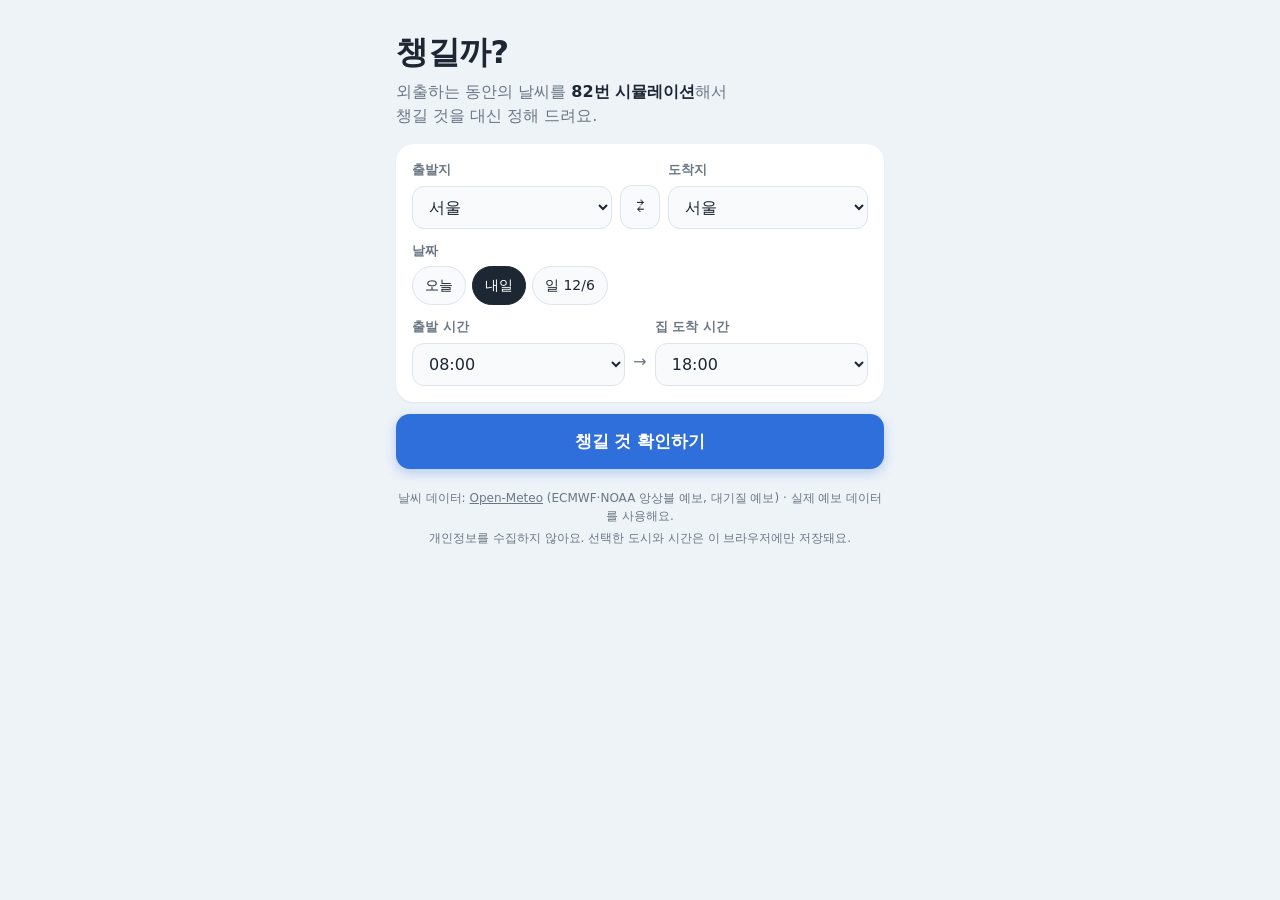
<file: index.html>
<!DOCTYPE html>
<html lang="ko">
<head>
  <meta charset="UTF-8" />
  <meta name="viewport" content="width=device-width, initial-scale=1" />
  <title>챙길까? · 외출 날씨 준비물</title>
  <meta name="description" content="강수확률 60%, 그래서 우산 챙겨요 말아요? 82번 시뮬레이션으로 대신 판단해 드려요." />
  <link rel="icon" href="data:image/svg+xml,<svg xmlns='http://www.w3.org/2000/svg' viewBox='0 0 100 100'><text y='.9em' font-size='90'>🎒</text></svg>" />
  <link rel="stylesheet" href="style.css" />
</head>
<body>
  <main class="wrap">

    <!-- ───────── 화면 1: 입력 ───────── -->
    <section id="screenInput" class="screen">
      <header class="top">
        <h1>챙길까?</h1>
        <p class="tagline">외출하는 동안의 날씨를 <b>82번 시뮬레이션</b>해서<br />챙길 것을 대신 정해 드려요.</p>
      </header>

      <section class="panel inputs" aria-label="외출 정보 입력">
        <div class="row">
          <label class="field">
            <span>출발지</span>
            <select id="from"></select>
          </label>
          <button id="swap" class="swap" type="button" aria-label="출발지와 도착지 바꾸기">⇄</button>
          <label class="field">
            <span>도착지</span>
            <select id="to"></select>
          </label>
        </div>

        <div class="field">
          <span>날짜</span>
          <div class="tabs" id="dateTabs" role="tablist"></div>
        </div>

        <div class="row">
          <label class="field">
            <span>출발 시간</span>
            <select id="start"></select>
          </label>
          <span class="arrow">→</span>
          <label class="field">
            <span>집 도착 시간</span>
            <select id="end"></select>
          </label>
        </div>
      </section>

      <button id="go" class="go" type="button">챙길 것 확인하기</button>
      <p id="status" class="status" aria-live="polite"></p>

      <footer class="foot">
        <p>날씨 데이터: <a href="https://open-meteo.com/" target="_blank" rel="noopener">Open-Meteo</a> (ECMWF·NOAA 앙상블 예보, 대기질 예보) · 실제 예보 데이터를 사용해요.</p>
        <p>개인정보를 수집하지 않아요. 선택한 도시와 시간은 이 브라우저에만 저장돼요.</p>
      </footer>
    </section>

    <!-- ───────── 화면 2: 결과 (좌우로 넘기는 3페이지) ───────── -->
    <section id="screenResult" class="screen" hidden>
      <div class="bar">
        <button id="back" class="back" type="button">← 다시 입력</button>
        <span id="summary" class="summary"></span>
      </div>

      <div class="pager" id="pager">
        <!-- 1페이지: 결론 + 챙길 것 -->
        <article class="page">
          <div class="panel headline">
            <p class="label" id="headLabel">오늘의 결론</p>
            <p id="headline" class="big"></p>
          </div>
          <div class="panel">
            <h2>챙길 것</h2>
            <ul id="items" class="items"></ul>
            <div id="tip" class="tip" hidden></div>
          </div>
        </article>

        <!-- 2페이지: 이동 구간 + 외출 전체 확률 -->
        <article class="page">
          <div class="panel">
            <h2>이동 구간별 날씨</h2>
            <ol id="route" class="route"></ol>
          </div>
          <div id="compare" class="panel compare"></div>
        </article>

        <!-- 3페이지: 82개 시뮬레이션 -->
        <article class="page">
          <div class="panel">
            <div class="dots-head">
              <h2>82번의 시뮬레이션</h2>
              <div class="tabs small" id="dotTabs" role="tablist">
                <button type="button" data-k="temp" class="on">기온</button>
                <button type="button" data-k="snow">눈</button>
                <button type="button" data-k="rain">비</button>
              </div>
            </div>
            <div id="dots"></div>
            <p id="dotsCaption" class="sub"></p>
          </div>
        </article>

        <!-- 4페이지: 판단 방법 -->
        <article class="page">
          <div class="panel how">
            <h2>어떻게 판단하나요?</h2>
            <p>일반 날씨 예보는 하나의 예상만 보여줘요. 하지만 날씨 기관들은 조건을 조금씩 바꿔 가며 예보를 수십 번 계산해요. 이것을 <b>앙상블 예보</b>라고 해요.</p>
            <p>챙길까?는 유럽(ECMWF) 51개와 미국(GFS) 31개, 모두 <b>82개의 예보 시나리오</b>를 가져와서, 내가 밖에 있는 시간 동안 각 시나리오에서 무슨 일이 일어나는지 직접 세어 봐요.</p>
            <ul>
              <li><b>확실</b>: 82개 중 85% 이상이 같은 결과</li>
              <li><b>아마도</b>: 65~84%가 같은 결과</li>
              <li><b>애매함</b>: 의견이 갈림 → 대비하고, 출발 전에 다시 확인하세요</li>
            </ul>
            <p><b>이동 경로</b>: 출발 시간과 집 도착 시간은 출발지 날씨로, 그 사이는 도착지 날씨로 봐요. 같은 시나리오끼리 이어 붙이기 때문에 "출발지에서 맑다가 도착지에서 비가 오는" 흐름도 그대로 계산돼요.</p>
            <p>그래서 "시간대별 강수확률"이 아니라 <b>"외출하는 동안 한 번이라도 비·눈을 만날 확률"</b>을 알려드릴 수 있어요.</p>
            <p class="sub">옷 기준(체감온도): 4°C 이하 패딩 · 5~8 코트 · 9~11 트렌치코트 · 12~16 자켓 · 17~19 맨투맨 · 20~22 얇은 가디건 · 23~27 얇은 셔츠 · 28 이상 반팔</p>
          </div>
          <p class="foot">날씨 데이터: <a href="https://open-meteo.com/" target="_blank" rel="noopener">Open-Meteo</a> · <span id="updated"></span></p>
        </article>
      </div>

      <nav class="pagenav" aria-label="페이지 이동">
        <button id="prev" type="button">‹ 이전</button>
        <div id="pdots" class="pdots"></div>
        <button id="next" type="button">다음 ›</button>
      </nav>
    </section>
  </main>

  <script src="cities.js"></script>
  <script src="app.js"></script>
</body>
</html>
</file>
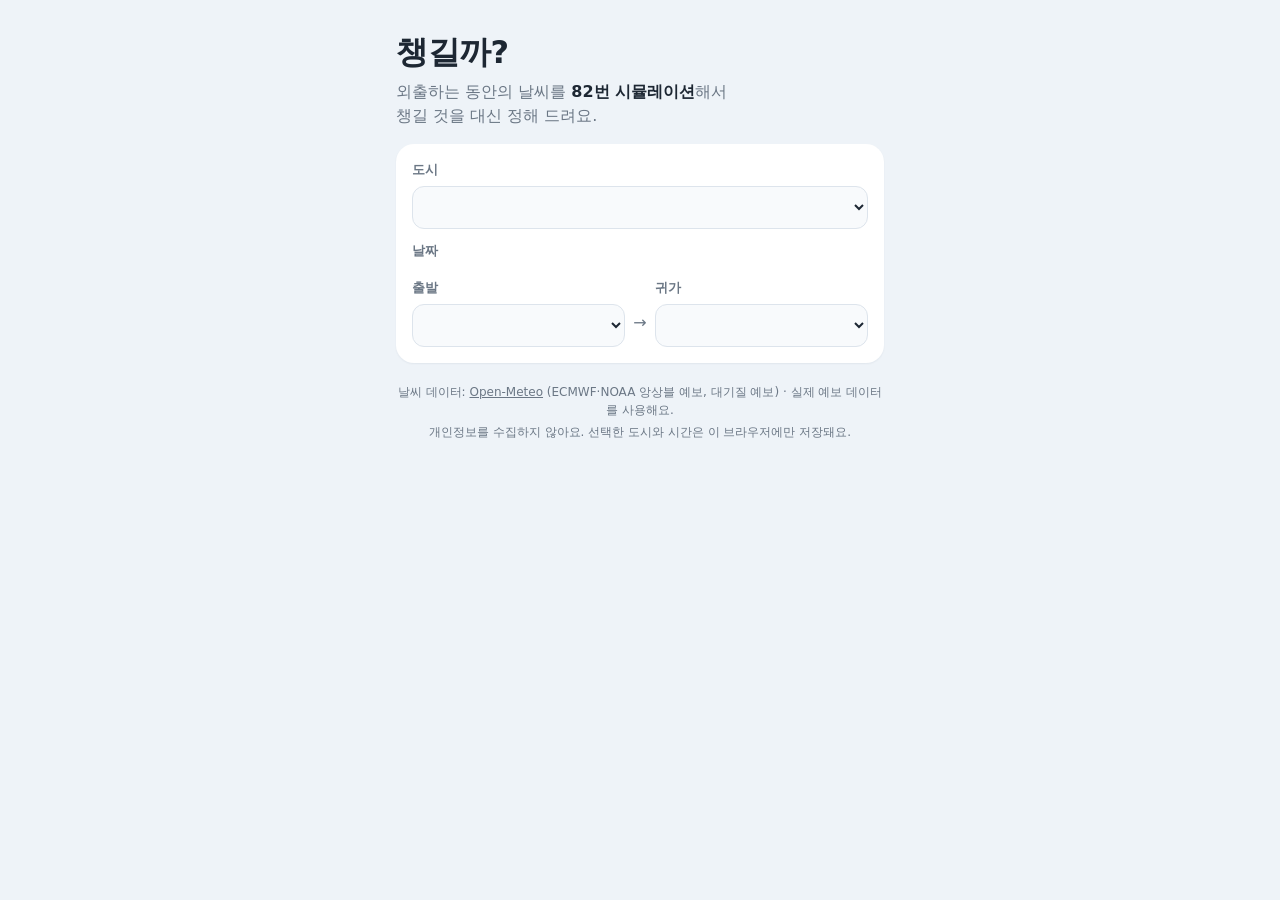
<file: index (1).html>
<!DOCTYPE html>
<html lang="ko">
<head>
  <meta charset="UTF-8" />
  <meta name="viewport" content="width=device-width, initial-scale=1" />
  <title>챙길까? · 외출 날씨 준비물</title>
  <meta name="description" content="강수확률 60%, 그래서 우산 챙겨요 말아요? 82번 시뮬레이션으로 대신 판단해 드려요." />
  <link rel="icon" href="data:image/svg+xml,<svg xmlns='http://www.w3.org/2000/svg' viewBox='0 0 100 100'><text y='.9em' font-size='90'>🎒</text></svg>" />
  <link rel="stylesheet" href="style.css" />
</head>
<body>
  <main class="wrap">
    <header class="top">
      <h1>챙길까?</h1>
      <p class="tagline">외출하는 동안의 날씨를 <b>82번 시뮬레이션</b>해서<br />챙길 것을 대신 정해 드려요.</p>
    </header>

    <section class="panel inputs" aria-label="외출 정보 입력">
      <label class="field">
        <span>도시</span>
        <select id="city"></select>
      </label>

      <div class="field">
        <span>날짜</span>
        <div class="tabs" id="dateTabs" role="tablist"></div>
      </div>

      <div class="row">
        <label class="field">
          <span>출발</span>
          <select id="start"></select>
        </label>
        <span class="arrow">→</span>
        <label class="field">
          <span>귀가</span>
          <select id="end"></select>
        </label>
      </div>
    </section>

    <section id="status" class="status" aria-live="polite"></section>

    <section id="result" class="result" hidden>
      <div class="panel headline">
        <p class="label" id="headLabel">오늘의 결론</p>
        <p id="headline" class="big"></p>
        <p id="window" class="sub"></p>
      </div>

      <div class="panel">
        <h2>챙길 것</h2>
        <ul id="items" class="items"></ul>
        <div id="tip" class="tip" hidden></div>
      </div>

      <div id="compare" class="panel compare" hidden></div>

      <div class="panel">
        <div class="dots-head">
          <h2>82번의 시뮬레이션</h2>
          <div class="tabs small" id="dotTabs" role="tablist">
            <button data-k="temp" class="on">기온</button>
            <button data-k="snow">눈</button>
            <button data-k="rain">비</button>
          </div>
        </div>
        <div id="dots"></div>
        <p id="dotsCaption" class="sub"></p>
      </div>

      <details class="panel how">
        <summary>어떻게 판단하나요?</summary>
        <p>일반 날씨 예보는 하나의 예상만 보여줘요. 하지만 날씨 기관들은 조건을 조금씩 바꿔 가며 예보를 수십 번 계산해요. 이것을 <b>앙상블 예보</b>라고 해요.</p>
        <p>챙길까?는 유럽(ECMWF) 51개와 미국(GFS) 31개, 모두 <b>82개의 예보 시나리오</b>를 가져와서, 내가 밖에 있는 시간 동안 각 시나리오에서 무슨 일이 일어나는지 직접 세어 봐요.</p>
        <ul>
          <li><b>확실</b>: 82개 중 85% 이상이 같은 결과</li>
          <li><b>아마도</b>: 65~84%가 같은 결과</li>
          <li><b>애매함</b>: 의견이 갈림 → 대비하고, 출발 전에 다시 확인하세요</li>
        </ul>
        <p>그래서 "시간대별 강수확률"이 아니라 <b>"외출하는 동안 한 번이라도 비·눈을 만날 확률"</b>을 알려드릴 수 있어요.</p>
        <p class="sub">옷 기준(체감온도): 4°C 이하 패딩 · 5~8 코트 · 9~11 트렌치코트 · 12~16 자켓 · 17~19 맨투맨 · 20~22 얇은 가디건 · 23~27 얇은 셔츠 · 28 이상 반팔</p>
      </details>
    </section>

    <footer class="foot">
      <p>날씨 데이터: <a href="https://open-meteo.com/" target="_blank" rel="noopener">Open-Meteo</a> (ECMWF·NOAA 앙상블 예보, 대기질 예보) · 실제 예보 데이터를 사용해요.</p>
      <p>개인정보를 수집하지 않아요. 선택한 도시와 시간은 이 브라우저에만 저장돼요.</p>
      <p id="updated"></p>
    </footer>
  </main>

  <script src="cities.js"></script>
  <script src="app.js"></script>
</body>
</html>
</file>
<file: style.css>
:root {
  --bg: #eef3f8;
  --card: #ffffff;
  --ink: #1d2733;
  --muted: #6b7785;
  --line: #dde4ec;
  --accent: #2f6fdb;
  --sure: #1f9d61;
  --likely: #d18a00;
  --unsure: #d6455d;
  --rain: #3b82f6;
  --snow: #7c8cff;
  --dot-off: #dfe6ee;
  --radius: 18px;
}
 
* { box-sizing: border-box; }
 
body {
  margin: 0;
  background: var(--bg);
  color: var(--ink);
  font-family: "Pretendard", "Apple SD Gothic Neo", "Noto Sans KR", "Malgun Gothic", system-ui, sans-serif;
  line-height: 1.5;
  -webkit-font-smoothing: antialiased;
}
 
.wrap { max-width: 520px; margin: 0 auto; padding: 20px 16px 40px; }
 
.top h1 { margin: 8px 0 4px; font-size: 32px; letter-spacing: -0.5px; }
.tagline { margin: 0 0 16px; color: var(--muted); }
.tagline b { color: var(--ink); }
 
.panel {
  background: var(--card);
  border-radius: var(--radius);
  padding: 16px;
  margin-bottom: 12px;
  box-shadow: 0 1px 2px rgba(20, 40, 70, 0.06);
}
 
h2 { font-size: 17px; margin: 0 0 10px; }
 
/* 입력 */
.field { display: flex; flex-direction: column; gap: 6px; margin-bottom: 12px; flex: 1; }
.field > span { font-size: 13px; color: var(--muted); font-weight: 600; }
select {
  font: inherit; font-size: 16px;
  padding: 10px 12px; border-radius: 12px;
  border: 1px solid var(--line); background: #f8fafc; color: var(--ink);
  width: 100%;
}
.row { display: flex; align-items: flex-end; gap: 8px; }
.row .field { margin-bottom: 0; }
.arrow { padding-bottom: 12px; color: var(--muted); }
 
.tabs { display: flex; gap: 6px; flex-wrap: wrap; }
.tabs button {
  font: inherit; font-size: 14px;
  border: 1px solid var(--line); background: #f8fafc; color: var(--ink);
  padding: 8px 12px; border-radius: 999px; cursor: pointer;
}
.tabs button.on { background: var(--ink); color: #fff; border-color: var(--ink); }
.tabs.small button { padding: 4px 10px; font-size: 13px; }
 
/* 상태 */
.status { text-align: center; color: var(--muted); margin: 8px 0 12px; min-height: 1.5em; }
.status:empty { display: none; }
.status .err { color: var(--unsure); }
.status button { font: inherit; margin-left: 6px; border: 0; background: var(--accent); color: #fff; padding: 4px 10px; border-radius: 8px; cursor: pointer; }
 
/* 결론 */
.headline { background: var(--ink); color: #fff; }
.headline .label { margin: 0; font-size: 13px; opacity: 0.7; }
.headline .big { margin: 4px 0; font-size: 22px; font-weight: 700; line-height: 1.35; }
.headline .sub { color: rgba(255, 255, 255, 0.7); }
.sub { margin: 4px 0 0; font-size: 13px; color: var(--muted); }
 
/* 챙길 것 */
.items { list-style: none; margin: 0; padding: 0; }
.items li {
  display: grid; grid-template-columns: 36px 1fr auto; gap: 10px; align-items: center;
  padding: 10px 0; border-top: 1px solid var(--line);
}
.items li:first-child { border-top: 0; }
.items .ic { font-size: 26px; text-align: center; }
.items .what { font-weight: 700; }
.items .why { font-size: 13px; color: var(--muted); }
.items li.off .what { color: var(--muted); font-weight: 500; }
 
.badge { font-size: 12px; font-weight: 700; padding: 4px 9px; border-radius: 999px; white-space: nowrap; }
.badge.sure { background: #e3f6ec; color: var(--sure); }
.badge.likely { background: #fff3d6; color: var(--likely); }
.badge.unsure { background: #fde6ea; color: var(--unsure); }
.badge.ref { background: #edf1f5; color: var(--muted); }
 
.tip { margin-top: 10px; background: #fff7e6; border-radius: 12px; padding: 10px 12px; font-size: 14px; }
 
/* 비교 */
.compare { display: grid; grid-template-columns: 1fr 1fr; gap: 10px; }
.compare div { background: #f6f8fb; border-radius: 12px; padding: 10px; }
.compare .n { font-size: 26px; font-weight: 800; }
.compare .hl .n { color: var(--accent); }
.compare p { margin: 0; font-size: 12px; color: var(--muted); }
.compare .note { grid-column: 1 / -1; background: none; padding: 0; font-size: 12px; color: var(--muted); }
 
/* 점 그림 */
.dots-head { display: flex; justify-content: space-between; align-items: center; gap: 8px; margin-bottom: 10px; }
.dots-head h2 { margin: 0; }
.grid { display: flex; flex-wrap: wrap; gap: 5px; }
.dot { width: 14px; height: 14px; border-radius: 50%; background: var(--dot-off); }
.dot.rain { background: var(--rain); }
.dot.snow { background: var(--snow); }
 
.hist { display: flex; align-items: flex-end; gap: 3px; overflow-x: auto; padding-bottom: 2px; }
.hist .col { display: flex; flex-direction: column-reverse; align-items: center; gap: 3px; min-width: 16px; }
.hist .col .dot { width: 12px; height: 12px; }
.hist .col .tick { font-size: 10px; color: var(--muted); height: 14px; }
.legend { display: flex; flex-wrap: wrap; justify-content: space-between; gap: 4px 10px; margin-top: 8px; font-size: 12px; color: var(--muted); }
.legend i { display: inline-block; width: 10px; height: 10px; border-radius: 50%; margin-right: 4px; vertical-align: -1px; }
 
/* 설명 */
.how summary { font-weight: 700; cursor: pointer; }
.how p, .how li { font-size: 14px; }
 
/* 출발지 ⇄ 도착지 */
.swap {
  font-size: 18px; border: 1px solid var(--line); background: #f8fafc; color: var(--ink);
  width: 40px; height: 44px; border-radius: 12px; cursor: pointer; margin-bottom: 12px; flex: none;
}
.inputs > .row:first-child { margin-bottom: 0; }
.inputs > .row:first-child .field { margin-bottom: 12px; }
 
/* 확인 버튼 */
.go {
  width: 100%; font: inherit; font-size: 17px; font-weight: 700;
  padding: 15px; border: 0; border-radius: 14px; cursor: pointer;
  background: var(--accent); color: #fff; box-shadow: 0 4px 12px rgba(47, 111, 219, 0.3);
}
.go:disabled { opacity: 0.6; cursor: wait; }
 
/* 결과 화면 상단 */
.bar { display: flex; align-items: center; gap: 10px; margin-bottom: 12px; }
.back { font: inherit; font-size: 14px; border: 0; background: none; color: var(--accent); cursor: pointer; padding: 6px 0; white-space: nowrap; }
.summary { font-size: 13px; color: var(--muted); overflow: hidden; text-overflow: ellipsis; white-space: nowrap; }
 
/* 좌우로 넘기는 페이지 */
.pager {
  display: flex; overflow-x: auto; scroll-snap-type: x mandatory;
  scroll-behavior: smooth; scrollbar-width: none; gap: 16px; align-items: flex-start;
}
.pager::-webkit-scrollbar { display: none; }
.page { flex: 0 0 100%; scroll-snap-align: start; min-width: 0; }
 
.pagenav {
  position: sticky; bottom: 0; display: flex; align-items: center; justify-content: space-between;
  padding: 10px 0 14px; background: linear-gradient(to top, var(--bg) 70%, rgba(238, 243, 248, 0));
}
.pagenav button {
  font: inherit; font-size: 14px; border: 1px solid var(--line); background: var(--card);
  padding: 8px 14px; border-radius: 999px; cursor: pointer; color: var(--ink);
}
.pagenav button:disabled { opacity: 0.35; cursor: default; }
.pdots { display: flex; gap: 6px; }
.pdots span { width: 8px; height: 8px; border-radius: 50%; background: #c4ceda; cursor: pointer; }
.pdots span.on { background: var(--ink); width: 20px; border-radius: 4px; }
 
/* 이동 구간 */
.route { list-style: none; margin: 0; padding: 0; }
.route li { display: grid; grid-template-columns: 56px 1fr auto; gap: 8px; align-items: center; padding: 8px 0; border-top: 1px solid var(--line); font-size: 14px; }
.route li:first-child { border-top: 0; }
.route .t { font-weight: 700; }
.route .p { color: var(--muted); }
.route .w { font-weight: 600; text-align: right; }
 
.foot { font-size: 12px; color: var(--muted); text-align: center; margin-top: 20px; }
.foot p { margin: 4px 0; }
.foot a { color: inherit; }
</file>
